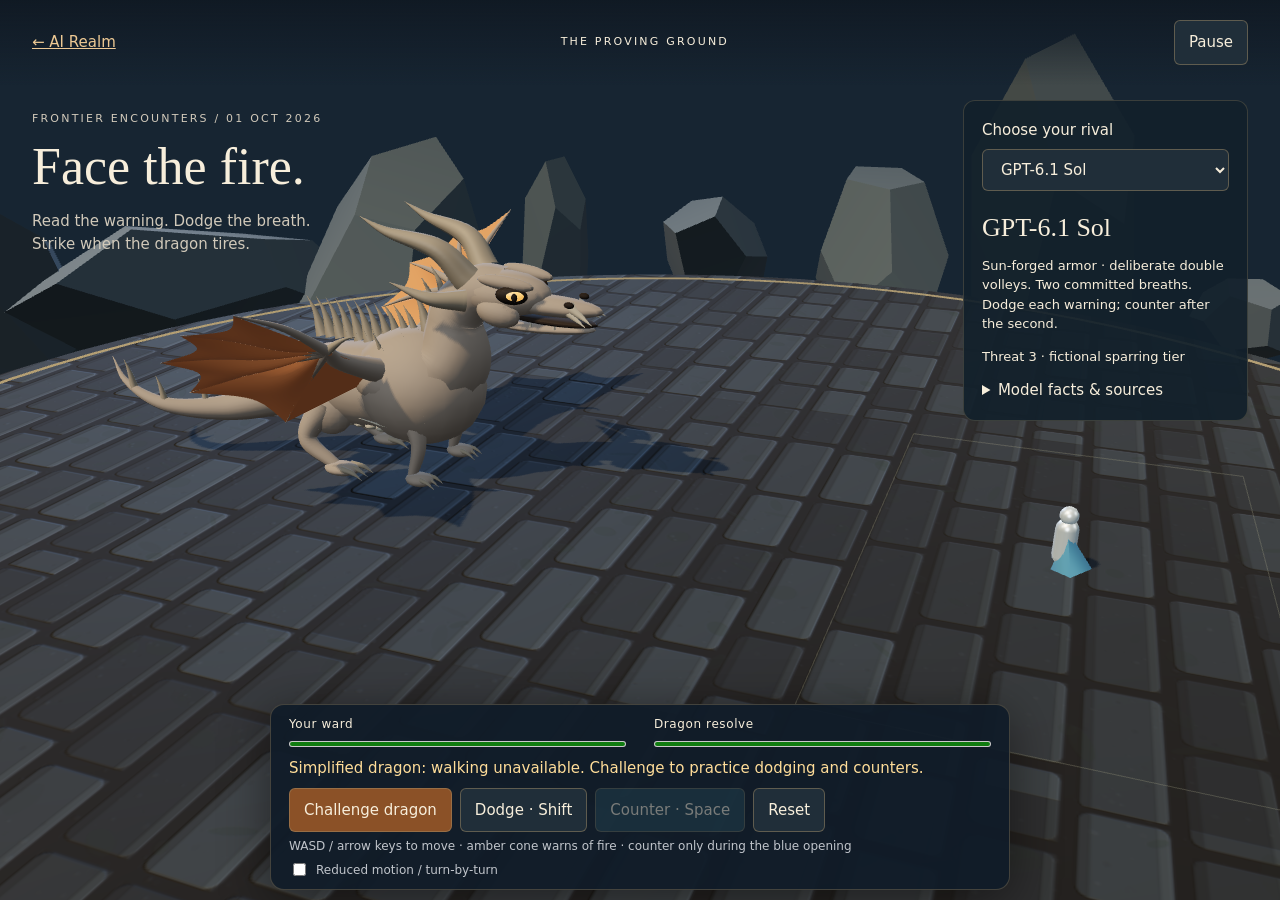
<file: encounter.html>
<!doctype html><html lang="en"><head><meta charset="UTF-8"><meta name="viewport" content="width=device-width,initial-scale=1"><title>Dragon proving ground · AI Realm</title>  <script type="module" crossorigin src="./assets/encounter-y2A1MnOI.js"></script>
  <link rel="modulepreload" crossorigin href="./assets/modulepreload-polyfill-P2Xu9kJm.js">
  <link rel="modulepreload" crossorigin href="./assets/textures-CWDzmhKV.js">
  <link rel="stylesheet" crossorigin href="./assets/encounter-hK9jabmO.css">
</head><body>
<canvas id="arena" aria-label="Dragon sparring arena"></canvas>
<header><a href="./">← AI Realm</a><span>THE PROVING GROUND</span><button id="pause">Pause</button></header>
<main id="arena-roster"><section class="intro"><p class="kicker">FRONTIER ENCOUNTERS / 01 OCT 2026</p><h1>Face the fire.</h1><p>Read the warning. Dodge the breath.<br>Strike when the dragon tires.</p></section>
<section class="roster"><label for="opponent">Choose your rival</label><select id="opponent"></select><h2 id="dragon-name"></h2><p id="metaphor"></p><p id="tier"></p><details><summary>Model facts & sources</summary><p id="claim"></p><p id="availability"></p><a id="source" target="_blank" rel="noopener noreferrer">Official provider source ↗</a><p>Checked 2026-10-01 · First-party claims. Threat, size and tactics are fictional game balance, not benchmark rankings. No model API is called.</p></details><div id="flash-side-slot"></div></section></main>
<section id="arena-combat" class="combat"><div class="meters"><label>Your ward <meter id="health" min="0" max="100" value="100"></meter></label><label>Dragon resolve <meter id="guard" min="0" max="100" value="100"></meter></label></div>
<div id="battle-controls"><p id="feedback" role="status" aria-live="polite"></p>
<div id="flash-control-slot"><div id="flash-controls" hidden><p>Many inputs → ≡ text output. Match the opening.</p><div class="counter-forms" role="group" aria-label="Counter form"><button id="format-image" aria-pressed="false">◇ Image</button><button id="format-text" aria-pressed="false">≡ Text</button><span>Teaching metaphor</span></div></div></div>
<div class="actions"><button id="challenge">Challenge dragon</button><button id="dodge">Dodge · Shift</button><button id="counter">Counter · Space</button><button id="reset">Reset</button></div><p class="help">WASD / arrow keys to move · amber cone warns of fire · counter only during the blue opening</p><div class="touch" aria-label="Movement"><button data-move="0,-1" aria-label="Move up">↑</button><button data-move="-1,0" aria-label="Move left">←</button><button data-move="1,0" aria-label="Move right">→</button><button data-move="0,1" aria-label="Move down">↓</button></div><label class="motion"><input id="motion" type="checkbox"> Reduced motion / turn-by-turn <button id="advance">Advance 0.1s</button></label></div>
<section id="flash-debrief" hidden></section></section></body></html>
</file>
<file: assets/encounter-hK9jabmO.css>
*{box-sizing:border-box}body{color:#f7eedb;background:#101923;margin:0;font:15px/1.5 system-ui,sans-serif}canvas{width:100%;height:100%;position:fixed;inset:0}header{background:linear-gradient(#101923ee,#0000);justify-content:space-between;align-items:center;gap:16px;padding:20px 32px;display:flex;position:relative}a{color:#edc994}header span,.kicker{letter-spacing:.2em;font-size:11px}main{pointer-events:none;justify-content:space-between;gap:24px;padding:15px 32px;display:flex;position:relative}.intro h1{margin:8px 0;font:clamp(36px,5vw,72px)/1.1 Georgia,serif}.intro p{color:#d1c9ba}.roster{pointer-events:auto;background:#13212bee;border:1px solid #a8916844;border-radius:12px;width:285px;padding:18px}.roster h2{margin-bottom:6px;font:26px Georgia,serif}.roster p{font-size:13px}.roster label{margin-bottom:8px;display:block}select,button{font:inherit;color:inherit;cursor:pointer;background:#202e39;border:1px solid #a8916877;border-radius:6px;padding:10px 14px}select{width:100%}button:hover{background:#3b4f5e}button:disabled{opacity:.45;cursor:default}button:focus-visible,a:focus-visible,select:focus-visible,summary:focus-visible{outline-offset:3px;outline:3px solid #ffe2a7}.combat{background:#101c29f2;border:1px solid #a8916855;border-radius:14px;width:min(740px,100% - 32px);padding:16px 22px;position:fixed;bottom:18px;left:50%;transform:translate(-50%);box-shadow:0 10px 50px #0007}.meters{gap:28px;display:flex}.meters label{letter-spacing:.05em;flex:1;font-size:12px}meter{width:100%;height:12px;margin-top:5px;display:block}#feedback{color:#fd9;min-height:24px;margin:12px 0}.actions{flex-wrap:wrap;gap:8px;display:flex}#challenge{background:#8b5127}#counter{background:#254653}.help,.motion{color:#c1c5cb;font-size:12px}.touch{gap:6px;display:none}.motion{align-items:center;gap:7px;display:flex}#advance{padding:5px 8px;font-size:12px}summary{cursor:pointer}details[open]{max-height:240px;overflow:auto}body.failed canvas{display:none}@media (width<=700px){header{padding:12px 16px}header span{display:none}main{padding:0 16px}.intro{display:none}.roster{width:100%;padding:10px 14px}.roster h2,.roster #metaphor{display:none}.roster p{margin:5px 0}.combat{padding:12px;bottom:8px}.help{margin:7px 0}.touch{display:flex}.actions button{flex:1;padding:9px;font-size:12px}.meters{gap:12px}#feedback{font-size:13px}.motion{margin-top:8px}}@media (width>=701px){.combat{padding:10px 18px;bottom:10px}.help{margin:5px 0}.combat #feedback{margin:7px 0}.intro h1{font-size:52px}.motion{margin-top:4px}}@media (width<=360px){.combat{width:calc(100% - 16px);padding:8px}.help{display:none}.actions button{padding:7px 5px}.combat #feedback{margin:7px 0;font-size:12px}.motion{gap:3px;font-size:10px}.motion #advance{padding:4px;font-size:10px}.touch{margin-top:7px}.touch button{padding:7px 13px}.roster label{margin-bottom:3px;font-size:12px}.roster select{padding:7px}.roster{padding:8px 10px}}@media (height<=550px) and (orientation:landscape){header{padding:8px 12px}header span,.intro{display:none}header button{padding:7px 12px}main{width:clamp(140px,22vw,200px);padding:0;display:block;position:fixed;top:60px;left:12px}.roster{width:100%;padding:8px}.roster h2,.roster #metaphor{display:none}.roster label{margin-bottom:4px;font-size:12px}.roster select{padding:7px;font-size:12px}.roster p,summary{font-size:11px}.roster p{margin:5px 0}details[open]{max-height:calc(100vh - 180px);overflow:auto}.combat{width:clamp(190px,27vw,240px);padding:8px;inset:60px 12px 12px auto;overflow:auto;transform:none}.meters{gap:8px}.meters label{font-size:10px}.combat #feedback{min-height:36px;max-height:60px;margin:4px 0;font-size:11px;line-height:1.35;overflow:auto}.help{display:none}.actions{grid-template-columns:1fr 1fr;gap:6px;display:grid}.actions button{min-height:44px;padding:5px 4px;font-size:11px}.touch{gap:4px;margin-top:4px;display:flex}.touch button{flex:1;padding:7px 3px}.motion{flex-wrap:wrap;gap:2px;margin-top:4px;font-size:10px}.motion #advance{padding:2px 4px;font-size:10px}}[hidden]{display:none!important}#flash-controls{border-left:2px solid #a7dfeb;margin:5px 0 10px;padding-left:10px}#flash-controls p{margin:0 0 4px;font-size:12px}.counter-forms{align-items:center;gap:7px;display:flex}.counter-forms button{min-height:44px;padding:6px 14px;font-size:13px}.counter-forms [aria-pressed=true]{outline-offset:1px;background:#385768;outline:2px solid #e1f9ff}.counter-forms span{color:#c1c5cb;font-size:10px}#flash-debrief{max-height:min(570px,100dvh - 220px);padding:0 3px 4px;overflow:auto}#flash-debrief h2{margin:12px 0;font:25px/1.2 Georgia,serif}#flash-debrief p{margin:9px 0;font-size:13px;line-height:1.4}#transfer-question{color:#ffe1ad;font-weight:650}.transfer-choices{gap:7px;display:grid}.transfer-choices button{text-align:left;min-height:44px;font-size:13px}#lesson-status{font-weight:600}#flash-debrief details{max-height:none;margin:12px 0;font-size:12px}@media (height<=550px) and (orientation:landscape){body.flash-result #arena-roster{visibility:hidden}body.flash-result .combat{width:min(680px,100% - 24px);left:50%;right:auto;transform:translate(-50%)}#flash-side-slot #flash-controls{margin-top:12px;padding-left:6px}}@media (width<=700px) and (height<=700px) and (orientation:portrait){header{padding:6px 12px}header button{min-height:44px;padding:5px 12px}.roster{padding:5px 8px}.roster label{display:none}.roster select{min-height:44px;padding:4px 8px}.roster #tier{margin:2px 0;font-size:10px}.roster summary{font-size:11px}.combat{padding:6px 8px}.combat #feedback{margin:4px 0;line-height:1.25}#flash-controls{align-items:center;gap:6px;margin:4px 0;padding-left:5px;display:flex}#flash-controls p{flex:1;margin:0;font-size:10px;line-height:1.2}.counter-forms{flex:1;gap:4px}.counter-forms span{display:none}.counter-forms button{white-space:nowrap;min-height:44px;padding:4px;font-size:11px}.actions button,.touch button{min-height:44px}.touch,.motion{margin-top:4px}body.flash-result #arena-roster{display:none}#flash-debrief{max-height:calc(100dvh - 125px)}}#flash-debrief button:focus-visible,#lesson-title:focus-visible{outline-offset:2px;outline:3px solid #ffe2a7}@media (width<=700px){#flash-controls{margin:4px 0 8px}#flash-controls p{font-size:11px}.counter-forms button{flex:1;padding:5px 8px}.counter-forms span{max-width:70px}#flash-debrief h2{font-size:22px}}@media (height<=550px) and (orientation:landscape){#flash-controls p{font-size:10px}.counter-forms{flex-wrap:wrap}.counter-forms span{display:none}.counter-forms button{flex:1;padding:4px;font-size:11px}#flash-debrief{max-height:calc(100dvh - 130px)}#flash-debrief h2{font-size:19px}.transfer-choices button{font-size:12px}}
</file>
